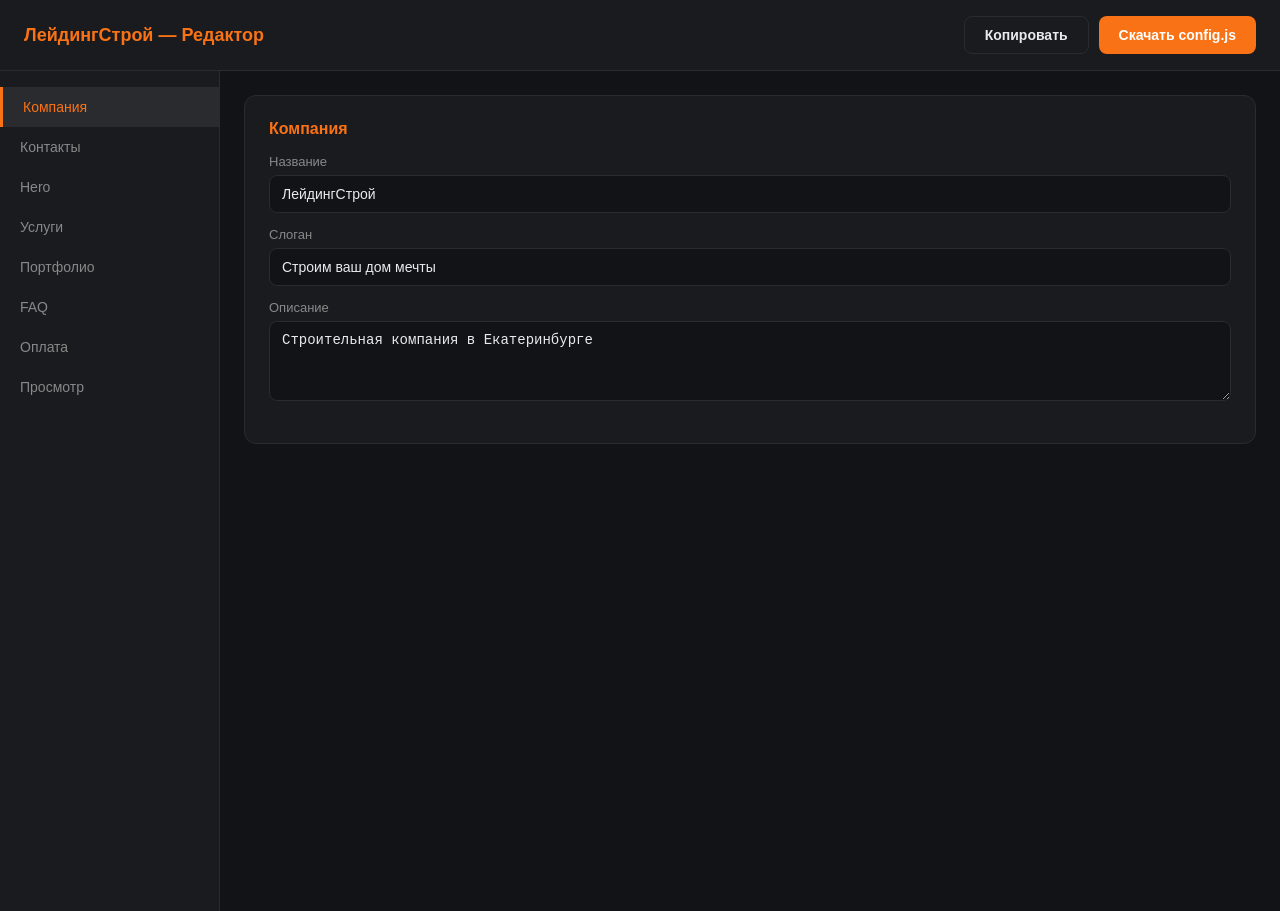
<file: editor.html>
<!DOCTYPE html>
<html lang="ru">
<head>
  <meta charset="UTF-8">
  <meta name="viewport" content="width=device-width, initial-scale=1.0">
  <title>ЛейдингСтрой — Редактор конфигурации</title>
  <style>
    * { margin: 0; padding: 0; box-sizing: border-box; }
    body { font-family: 'Inter', -apple-system, sans-serif; background: #121316; color: #E8EAED; min-height: 100vh; }
    .header { background: #1A1B1E; border-bottom: 1px solid #2A2B2E; padding: 16px 24px; display: flex; justify-content: space-between; align-items: center; position: sticky; top: 0; z-index: 100; }
    .header h1 { font-size: 18px; color: #F97316; }
    .header-actions { display: flex; gap: 10px; }
    .btn { padding: 10px 20px; border: none; border-radius: 8px; cursor: pointer; font-weight: 600; font-size: 14px; transition: all 0.2s; }
    .btn-primary { background: #F97316; color: #fff; }
    .btn-primary:hover { background: #EA580C; }
    .btn-secondary { background: #1A1B1E; color: #E8EAED; border: 1px solid #2A2B2E; }
    .btn-secondary:hover { background: #2A2B2E; }
    .btn-danger { background: #EF4444; color: #fff; }
    .container { display: flex; height: calc(100vh - 60px); }
    .sidebar { width: 220px; background: #1A1B1E; border-right: 1px solid #2A2B2E; padding: 16px 0; flex-shrink: 0; }
    .sidebar button { width: 100%; padding: 12px 20px; background: none; border: none; color: #888; text-align: left; cursor: pointer; font-size: 14px; transition: all 0.2s; }
    .sidebar button:hover { background: #2A2B2E; color: #E8EAED; }
    .sidebar button.active { background: #2A2B2E; color: #F97316; border-left: 3px solid #F97316; }
    .main { flex: 1; overflow-y: auto; padding: 24px; }
    .tab-content { display: none; }
    .tab-content.active { display: block; }
    .section { background: #1A1B1E; border: 1px solid #2A2B2E; border-radius: 12px; padding: 24px; margin-bottom: 20px; }
    .section h2 { font-size: 16px; color: #F97316; margin-bottom: 16px; }
    .section h3 { font-size: 14px; color: #888; margin: 16px 0 10px; }
    .form-group { margin-bottom: 14px; }
    .form-group label { display: block; font-size: 13px; color: #888; margin-bottom: 6px; }
    .form-group input, .form-group textarea { width: 100%; padding: 10px 12px; background: #121316; border: 1px solid #2A2B2E; border-radius: 8px; color: #E8EAED; font-size: 14px; }
    .form-group input:focus, .form-group textarea:focus { outline: none; border-color: #F97316; }
    .form-group textarea { min-height: 80px; resize: vertical; }
    .form-row { display: grid; grid-template-columns: 1fr 1fr; gap: 14px; }
    .form-row-3 { display: grid; grid-template-columns: 1fr 1fr 1fr; gap: 14px; }
    .stat-row { display: grid; grid-template-columns: 1fr 2fr; gap: 14px; align-items: end; margin-bottom: 10px; }
    .plan-card { background: #121316; border: 1px solid #2A2B2E; border-radius: 10px; padding: 16px; margin-bottom: 16px; }
    .plan-card .plan-header { display: flex; justify-content: space-between; align-items: center; margin-bottom: 12px; gap: 10px; }
    .plan-card .plan-header input { flex: 1; font-size: 16px; font-weight: 600; }
    .list-item { background: #121316; border: 1px solid #2A2B2E; border-radius: 8px; padding: 12px; margin-bottom: 10px; display: flex; gap: 10px; align-items: start; }
    .list-item input { flex: 1; }
    .list-item .btn-remove { background: #EF4444; color: #fff; border: none; border-radius: 6px; padding: 6px 10px; cursor: pointer; flex-shrink: 0; }
    .btn-add { background: #1A1B1E; color: #F97316; border: 1px dashed #2A2B2E; border-radius: 8px; padding: 10px; width: 100%; cursor: pointer; font-size: 14px; margin-top: 10px; }
    .btn-add:hover { border-color: #F97316; }
    .checkbox-group { display: flex; align-items: center; gap: 8px; }
    .checkbox-group input[type="checkbox"] { width: 18px; height: 18px; accent-color: #F97316; }
    .preview { background: #121316; border: 1px solid #2A2B2E; border-radius: 12px; padding: 16px; margin-top: 16px; max-height: 400px; overflow-y: auto; }
    .preview pre { font-family: 'Fira Code', monospace; font-size: 12px; color: #888; white-space: pre-wrap; word-break: break-all; }
    @media (max-width: 768px) {
      .container { flex-direction: column; }
      .sidebar { width: 100%; display: flex; overflow-x: auto; padding: 0; }
      .sidebar button { white-space: nowrap; border-left: none !important; border-bottom: 3px solid transparent; }
      .sidebar button.active { border-bottom-color: #F97316; }
      .form-row, .form-row-3 { grid-template-columns: 1fr; }
    }
  </style>
</head>
<body>
  <div class="header">
    <h1>ЛейдингСтрой — Редактор</h1>
    <div class="header-actions">
      <button class="btn btn-secondary" onclick="copyConfig()">Копировать</button>
      <button class="btn btn-primary" onclick="downloadConfig()">Скачать config.js</button>
    </div>
  </div>

  <div class="container">
    <div class="sidebar">
      <button class="active" onclick="showTab('company')">Компания</button>
      <button onclick="showTab('contact')">Контакты</button>
      <button onclick="showTab('hero')">Hero</button>
      <button onclick="showTab('pricing')">Услуги</button>
      <button onclick="showTab('portfolio')">Портфолио</button>
      <button onclick="showTab('faq')">FAQ</button>
      <button onclick="showTab('payment')">Оплата</button>
      <button onclick="showTab('preview')">Просмотр</button>
    </div>

    <div class="main">
      <div class="tab-content active" id="tab-company">
        <div class="section">
          <h2>Компания</h2>
          <div class="form-group"><label>Название</label><input type="text" id="company-name" value="ЛейдингСтрой" oninput="generatePreview()"></div>
          <div class="form-group"><label>Слоган</label><input type="text" id="company-slogan" value="Строим ваш дом мечты" oninput="generatePreview()"></div>
          <div class="form-group"><label>Описание</label><textarea id="company-description" oninput="generatePreview()">Строительная компания в Екатеринбурге</textarea></div>
        </div>
      </div>

      <div class="tab-content" id="tab-contact">
        <div class="section">
          <h2>Контакты</h2>
          <div class="form-row">
            <div class="form-group"><label>Телефон (отображение)</label><input type="text" id="contact-phone" value="+7 (343) 333-44-55" oninput="generatePreview()"></div>
            <div class="form-group"><label>Телефон (ссылка)</label><input type="text" id="contact-phoneLink" value="+73433334455" oninput="generatePreview()"></div>
          </div>
          <div class="form-row">
            <div class="form-group"><label>Email</label><input type="email" id="contact-email" value="info@leydingstroy.ru" oninput="generatePreview()"></div>
            <div class="form-group"><label>WhatsApp</label><input type="text" id="contact-whatsapp" value="73433334455" oninput="generatePreview()"></div>
          </div>
          <div class="form-row">
            <div class="form-group"><label>Telegram</label><input type="text" id="contact-telegram" value="leydingstroy_bot" oninput="generatePreview()"></div>
            <div class="form-group"><label>Адрес</label><input type="text" id="contact-address" value="Екатеринбург" oninput="generatePreview()"></div>
          </div>
          <div class="form-group"><label>Часы работы</label><input type="text" id="contact-workHours" value="Пн-Пт: 9:00-18:00" oninput="generatePreview()"></div>
        </div>
      </div>

      <div class="tab-content" id="tab-hero">
        <div class="section">
          <h2>Hero-секция</h2>
          <div class="form-group"><label>Заголовок</label><input type="text" id="hero-headline" value="Архитектура, которая переживет века" oninput="generatePreview()"></div>
          <div class="form-group"><label>Подзаголовок</label><input type="text" id="hero-subtitle" value="Строительство домов под ключ" oninput="generatePreview()"></div>
          <div class="form-group"><label>Текст кнопки</label><input type="text" id="hero-ctaText" value="Рассчитать стоимость" oninput="generatePreview()"></div>
          <h3>Статистика</h3>
          <div id="stats-container">
            <div class="stat-row"><div class="form-group"><label>Значение</label><input type="text" class="stat-value" value="15+" oninput="generatePreview()"></div><div class="form-group"><label>Подпись</label><input type="text" class="stat-label" value="лет опыта" oninput="generatePreview()"></div></div>
            <div class="stat-row"><div class="form-group"><label>Значение</label><input type="text" class="stat-value" value="200+" oninput="generatePreview()"></div><div class="form-group"><label>Подпись</label><input type="text" class="stat-label" value="объектов" oninput="generatePreview()"></div></div>
            <div class="stat-row"><div class="form-group"><label>Значение</label><input type="text" class="stat-value" value="98%" oninput="generatePreview()"></div><div class="form-group"><label>Подпись</label><input type="text" class="stat-label" value="довольных" oninput="generatePreview()"></div></div>
            <div class="stat-row"><div class="form-group"><label>Значение</label><input type="text" class="stat-value" value="50 лет" oninput="generatePreview()"></div><div class="form-group"><label>Подпись</label><input type="text" class="stat-label" value="гарантия" oninput="generatePreview()"></div></div>
          </div>
        </div>
      </div>

      <div class="tab-content" id="tab-pricing">
        <div id="services-container"></div>
        <button class="btn-add" onclick="addService()">+ Добавить услугу</button>
      </div>

      <div class="tab-content" id="tab-portfolio">
        <div id="portfolio-container"></div>
        <button class="btn-add" onclick="addPortfolio()">+ Добавить объект</button>
      </div>

      <div class="tab-content" id="tab-faq">
        <div id="faq-container"></div>
        <button class="btn-add" onclick="addFaq()">+ Добавить вопрос</button>
      </div>

      <div class="tab-content" id="tab-payment">
        <div class="section">
          <h2>Способы оплаты</h2>
          <div class="form-group"><label>Способы оплаты (через запятую)</label><input type="text" id="payment-methods" value="Карты, Безнал, Рассрочка" oninput="generatePreview()"></div>
          <div class="form-group"><label>Дедлайн (дней для таймера)</label><input type="number" id="payment-deadline" value="0" min="0" oninput="generatePreview()"></div>
        </div>
      </div>

      <div class="tab-content" id="tab-preview">
        <div class="section">
          <h2>Предпросмотр config.js</h2>
          <div class="preview"><pre id="preview-output"></pre></div>
        </div>
      </div>
    </div>
  </div>

  <script>
    const defaultServices = [
      { name: "Ремонт квартир", price: "от 5 000 ₽/м²", description: "Косметический и капитальный ремонт" },
      { name: "Строительство домов", price: "от 3 000 000 ₽", description: "Дома под ключ от фундамента до отделки" },
      { name: "Дизайн-проект", price: "от 150 000 ₽", description: "3D-визуализация и рабочая документация" },
      { name: "Инженерные сети", price: "от 200 000 ₽", description: "Водоснабжение, отопление, электрика" }
    ];

    const defaultPortfolio = [
      { title: "Коттедж в Шарташе", area: "180 м²", term: "4 мес" },
      { title: "Дом в Барнауле", area: "250 м²", term: "6 мес" },
      { title: "Таунхаус в Верхней Пышме", area: "120 м²", term: "3 мес" }
    ];

    const defaultFaq = [
      { question: "Сколько стоит дом под ключ?", answer: "От 3 000 000 ₽ в зависимости от площади и материалов." },
      { question: "Какие гарантии?", answer: "50 лет на конструктив, 5 лет на отделку." },
      { question: "Сколько длится строительство?", answer: "От 3 до 12 месяцев в зависимости от проекта." },
      { question: "Есть ли рассрочка?", answer: "Да, беспроцентная рассрочка до 24 месяцев." }
    ];

    let services = JSON.parse(JSON.stringify(defaultServices));
    let portfolio = JSON.parse(JSON.stringify(defaultPortfolio));
    let faqItems = JSON.parse(JSON.stringify(defaultFaq));

    function showTab(id) {
      document.querySelectorAll('.tab-content').forEach(t => t.classList.remove('active'));
      document.querySelectorAll('.sidebar button').forEach(b => b.classList.remove('active'));
      document.getElementById('tab-' + id).classList.add('active');
      event.target.classList.add('active');
      if (id === 'preview') generatePreview();
    }

    function renderServices() {
      document.getElementById('services-container').innerHTML = services.map((s, i) => `
        <div class="plan-card">
          <div class="plan-header">
            <input type="text" value="${esc(s.name)}" onchange="services[${i}].name=this.value;generatePreview()" placeholder="Название услуги" style="font-size:16px;font-weight:600;">
            <button class="btn btn-danger" style="padding:6px 12px;font-size:12px;" onclick="removeService(${i})">Удалить</button>
          </div>
          <div class="form-row">
            <div class="form-group"><label>Цена</label><input type="text" value="${esc(s.price)}" onchange="services[${i}].price=this.value;generatePreview()"></div>
            <div class="form-group"><label>Описание</label><input type="text" value="${esc(s.description)}" onchange="services[${i}].description=this.value;generatePreview()"></div>
          </div>
        </div>
      `).join('');
    }

    function addService() { services.push({ name: "", price: "", description: "" }); renderServices(); generatePreview(); }
    function removeService(i) { services.splice(i, 1); renderServices(); generatePreview(); }

    function renderPortfolio() {
      document.getElementById('portfolio-container').innerHTML = portfolio.map((p, i) => `
        <div class="plan-card">
          <div class="plan-header">
            <input type="text" value="${esc(p.title)}" onchange="portfolio[${i}].title=this.value;generatePreview()" placeholder="Название объекта" style="font-size:16px;font-weight:600;">
            <button class="btn btn-danger" style="padding:6px 12px;font-size:12px;" onclick="removePortfolio(${i})">Удалить</button>
          </div>
          <div class="form-row">
            <div class="form-group"><label>Площадь</label><input type="text" value="${esc(p.area)}" onchange="portfolio[${i}].area=this.value;generatePreview()"></div>
            <div class="form-group"><label>Срок</label><input type="text" value="${esc(p.term)}" onchange="portfolio[${i}].term=this.value;generatePreview()"></div>
          </div>
        </div>
      `).join('');
    }

    function addPortfolio() { portfolio.push({ title: "", area: "", term: "" }); renderPortfolio(); generatePreview(); }
    function removePortfolio(i) { portfolio.splice(i, 1); renderPortfolio(); generatePreview(); }

    function renderFaq() {
      document.getElementById('faq-container').innerHTML = faqItems.map((f, i) => `
        <div class="list-item" style="flex-direction:column;">
          <div style="display:flex;gap:10px;width:100%;">
            <input type="text" value="${esc(f.question)}" onchange="faqItems[${i}].question=this.value;generatePreview()" placeholder="Вопрос" style="flex:1;">
            <button class="btn-remove" onclick="faqItems.splice(${i},1);renderFaq()">×</button>
          </div>
          <textarea onchange="faqItems[${i}].answer=this.value;generatePreview()" placeholder="Ответ" style="width:100%;margin-top:8px;">${esc(f.answer)}</textarea>
        </div>
      `).join('');
    }

    function addFaq() { faqItems.push({ question: "", answer: "" }); renderFaq(); generatePreview(); }

    function esc(s) { return String(s).replace(/"/g, '&quot;').replace(/</g, '&lt;').replace(/>/g, '&gt;'); }

    function getConfig() {
      return {
        company: { name: document.getElementById('company-name').value, slogan: document.getElementById('company-slogan').value, description: document.getElementById('company-description').value },
        contact: { phone: document.getElementById('contact-phone').value, phoneLink: document.getElementById('contact-phoneLink').value, email: document.getElementById('contact-email').value, whatsapp: document.getElementById('contact-whatsapp').value, telegram: document.getElementById('contact-telegram').value, address: document.getElementById('contact-address').value, workHours: document.getElementById('contact-workHours').value },
        hero: { headline: document.getElementById('hero-headline').value, subtitle: document.getElementById('hero-subtitle').value, ctaText: document.getElementById('hero-ctaText').value, stats: Array.from(document.querySelectorAll('#stats-container .stat-row')).map(row => ({ value: row.querySelector('.stat-value').value, label: row.querySelector('.stat-label').value })) },
        services: services, portfolio: portfolio, faq: faqItems,
        payment: { methods: document.getElementById('payment-methods').value.split(',').map(s => s.trim()).filter(Boolean), deadline: parseInt(document.getElementById('payment-deadline').value) || 0 }
      };
    }

    function jsString(obj, indent) {
      indent = indent || 0; const pad = '  '.repeat(indent); const pad1 = '  '.repeat(indent + 1);
      if (Array.isArray(obj)) { if (obj.length === 0) return '[]'; if (typeof obj[0] === 'string') return '[\n' + obj.map(s => pad1 + '"' + s.replace(/\\/g, '\\\\').replace(/"/g, '\\"') + '"').join(',\n') + '\n' + pad + ']'; return '[\n' + obj.map(item => pad1 + jsString(item, indent + 1)).join(',\n') + '\n' + pad + ']'; }
      if (typeof obj === 'object' && obj !== null) { const keys = Object.keys(obj); if (keys.length === 0) return '{}'; return '{\n' + keys.map(k => { const v = obj[k]; const val = typeof v === 'string' ? '"' + v.replace(/\\/g, '\\\\').replace(/"/g, '\\"') + '"' : typeof v === 'number' ? v : typeof v === 'boolean' ? v : jsString(v, indent + 1); return pad1 + k + ': ' + val; }).join(',\n') + '\n' + pad + '}'; }
      return String(obj);
    }

    function generateConfigString() {
      const config = getConfig();
      return `// ============================================================\n// CONFIG.JS — РЕДАКТОР КОНТЕНТА\n// ============================================================\n\nconst CONFIG = ${jsString(config, 0)};\n`;
    }

    function generatePreview() { const el = document.getElementById('preview-output'); if (!el) return; el.textContent = generateConfigString(); }
    function downloadConfig() { const blob = new Blob([generateConfigString()], { type: 'text/javascript' }); const a = document.createElement('a'); a.href = URL.createObjectURL(blob); a.download = 'config.js'; a.click(); URL.revokeObjectURL(a.href); }
    function copyConfig() { navigator.clipboard.writeText(generateConfigString()).then(() => { const btn = event.target; const orig = btn.textContent; btn.textContent = 'Скопировано!'; setTimeout(() => btn.textContent = orig, 2000); }); }

    renderServices(); renderPortfolio(); renderFaq(); generatePreview();
  </script>
</body>
</html>
</file>
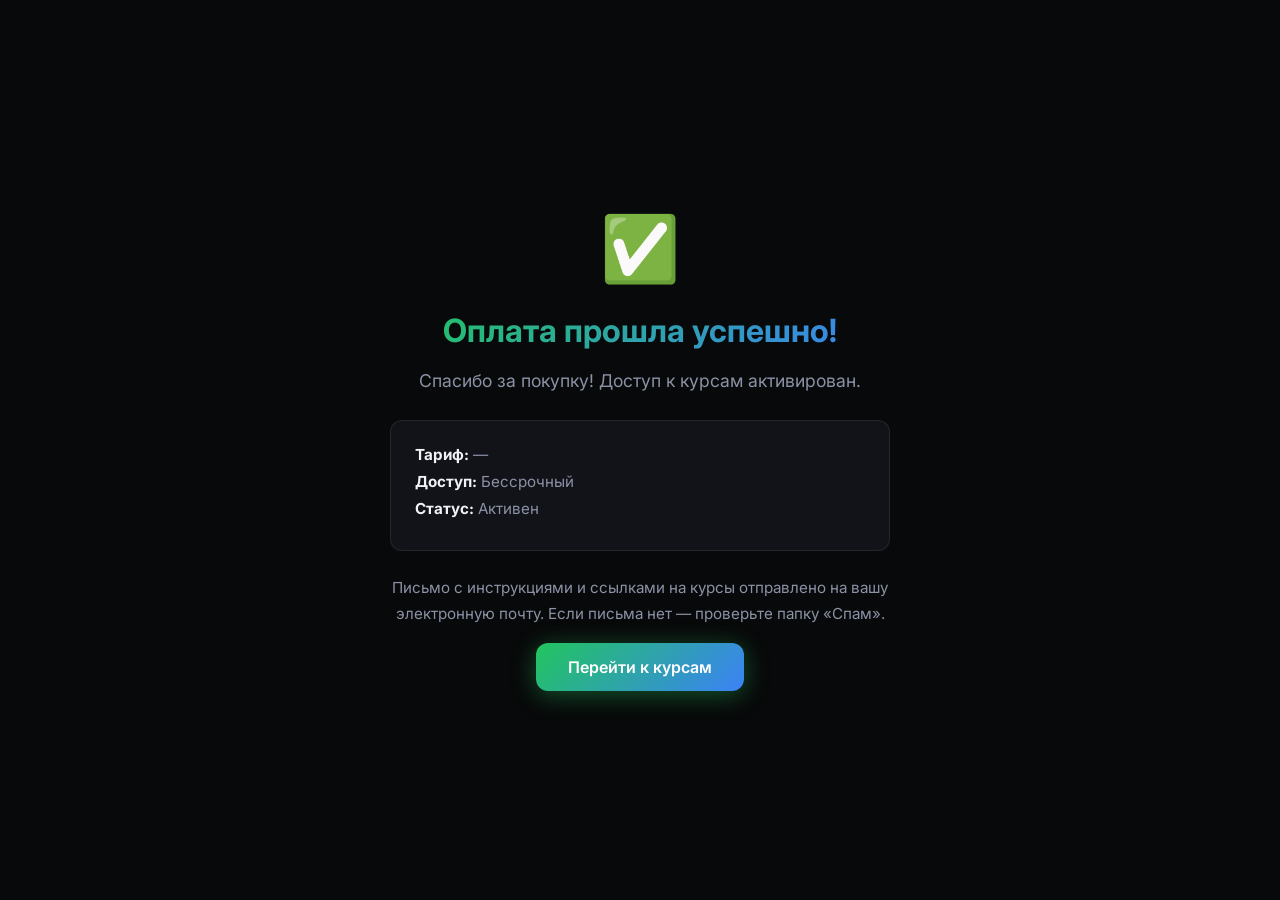
<file: success.html>
<!DOCTYPE html>
<html lang="ru">
<head>
  <meta charset="UTF-8">
  <meta name="viewport" content="width=device-width, initial-scale=1.0">
  <title>Оплата прошла успешно!</title>
  <link rel="preconnect" href="https://fonts.googleapis.com">
  <link rel="preconnect" href="https://fonts.gstatic.com" crossorigin>
  <link href="https://fonts.googleapis.com/css2?family=Inter:wght@400;500;600;700&display=swap" rel="stylesheet">
  <style>
    * { margin: 0; padding: 0; box-sizing: border-box; }
    body {
      font-family: 'Inter', sans-serif;
      background: #08090A;
      color: #F0F2F5;
      min-height: 100vh;
      display: flex;
      align-items: center;
      justify-content: center;
      text-align: center;
      padding: 24px;
    }
    .success-container { max-width: 500px; }
    .success-icon { font-size: 4rem; margin-bottom: 24px; animation: bounce 1s ease-in-out; }
    .success-title {
      font-size: 2rem; font-weight: 700; margin-bottom: 16px;
      background: linear-gradient(135deg, #22C55E, #3B82F6);
      -webkit-background-clip: text; -webkit-text-fill-color: transparent;
    }
    .success-text { color: #8B92A5; font-size: 1.1rem; line-height: 1.7; margin-bottom: 16px; }
    .success-details {
      background: #111318; border: 1px solid rgba(255,255,255,0.08);
      border-radius: 12px; padding: 24px; margin: 24px 0; text-align: left;
    }
    .success-details p { color: #8B92A5; font-size: 0.95rem; margin-bottom: 8px; }
    .success-details strong { color: #F0F2F5; }
    .btn {
      display: inline-flex; align-items: center; gap: 8px;
      padding: 14px 32px; font-family: 'Inter', sans-serif;
      font-size: 1rem; font-weight: 600; border: none;
      border-radius: 12px; cursor: pointer; text-decoration: none;
      background: linear-gradient(135deg, #22C55E, #3B82F6);
      color: white; box-shadow: 0 4px 24px rgba(34,197,94,0.4);
      transition: all 0.3s;
    }
    .btn:hover { transform: translateY(-2px); box-shadow: 0 8px 40px rgba(34,197,94,0.5); }
    @keyframes bounce { 0%, 100% { transform: translateY(0); } 50% { transform: translateY(-20px); } }
  </style>
</head>
<body>
  <div class="success-container">
    <div class="success-icon">✅</div>
    <h1 class="success-title">Оплата прошла успешно!</h1>
    <p class="success-text">
      Спасибо за покупку! Доступ к курсам активирован.
    </p>
    <div class="success-details">
      <p><strong>Тариф:</strong> <span id="tariff-name">—</span></p>
      <p><strong>Доступ:</strong> Бессрочный</p>
      <p><strong>Статус:</strong> Активен</p>
    </div>
    <p class="success-text" style="font-size:0.95rem;">
      Письмо с инструкциями и ссылками на курсы отправлено на вашу электронную почту.
      Если письма нет — проверьте папку «Спам».
    </p>
    <a href="/" class="btn">Перейти к курсам</a>
  </div>
  <script>
    // Получаем тариф из URL параметров
    const params = new URLSearchParams(window.location.search);
    const tariff = params.get('tariff');
    const tariffNames = { start: 'Старт', pro: 'Профессионал', max: 'Максимум' };
    document.getElementById('tariff-name').textContent = tariffNames[tariff] || '—';
  </script>
</body>
</html>
</file>
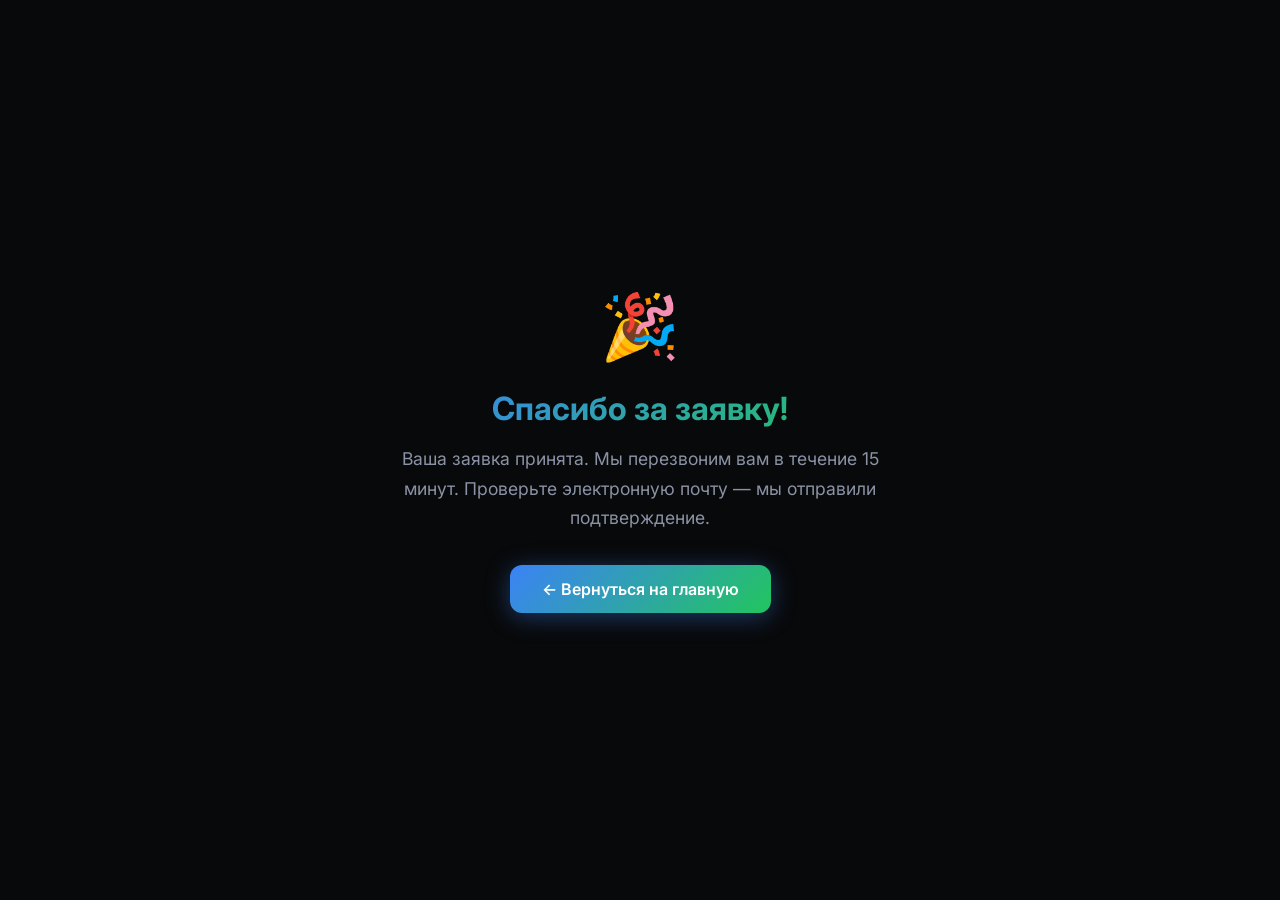
<file: thanks.html>
<!DOCTYPE html>
<html lang="ru">
<head>
  <meta charset="UTF-8">
  <meta name="viewport" content="width=device-width, initial-scale=1.0">
  <title>Спасибо за заявку!</title>
  <link rel="preconnect" href="https://fonts.googleapis.com">
  <link rel="preconnect" href="https://fonts.gstatic.com" crossorigin>
  <link href="https://fonts.googleapis.com/css2?family=Inter:wght@400;500;600;700&display=swap" rel="stylesheet">
  <style>
    * { margin: 0; padding: 0; box-sizing: border-box; }
    body {
      font-family: 'Inter', sans-serif;
      background: #08090A;
      color: #F0F2F5;
      min-height: 100vh;
      display: flex;
      align-items: center;
      justify-content: center;
      text-align: center;
      padding: 24px;
    }
    .thanks-container { max-width: 500px; }
    .thanks-icon { font-size: 4rem; margin-bottom: 24px; animation: bounce 1s ease-in-out; }
    .thanks-title {
      font-size: 2rem; font-weight: 700; margin-bottom: 16px;
      background: linear-gradient(135deg, #3B82F6, #22C55E);
      -webkit-background-clip: text; -webkit-text-fill-color: transparent;
    }
    .thanks-text { color: #8B92A5; font-size: 1.1rem; line-height: 1.7; margin-bottom: 32px; }
    .btn {
      display: inline-flex; align-items: center; gap: 8px;
      padding: 14px 32px; font-family: 'Inter', sans-serif;
      font-size: 1rem; font-weight: 600; border: none;
      border-radius: 12px; cursor: pointer; text-decoration: none;
      background: linear-gradient(135deg, #3B82F6, #22C55E);
      color: white; box-shadow: 0 4px 24px rgba(59,130,246,0.4);
      transition: all 0.3s;
    }
    .btn:hover { transform: translateY(-2px); box-shadow: 0 8px 40px rgba(59,130,246,0.5); }
    @keyframes bounce { 0%, 100% { transform: translateY(0); } 50% { transform: translateY(-20px); } }
  </style>
</head>
<body>
  <div class="thanks-container">
    <div class="thanks-icon">🎉</div>
    <h1 class="thanks-title">Спасибо за заявку!</h1>
    <p class="thanks-text">
      Ваша заявка принята. Мы перезвоним вам в течение 15 минут.
      Проверьте электронную почту — мы отправили подтверждение.
    </p>
    <a href="/" class="btn">← Вернуться на главную</a>
  </div>
</body>
</html>
</file>
